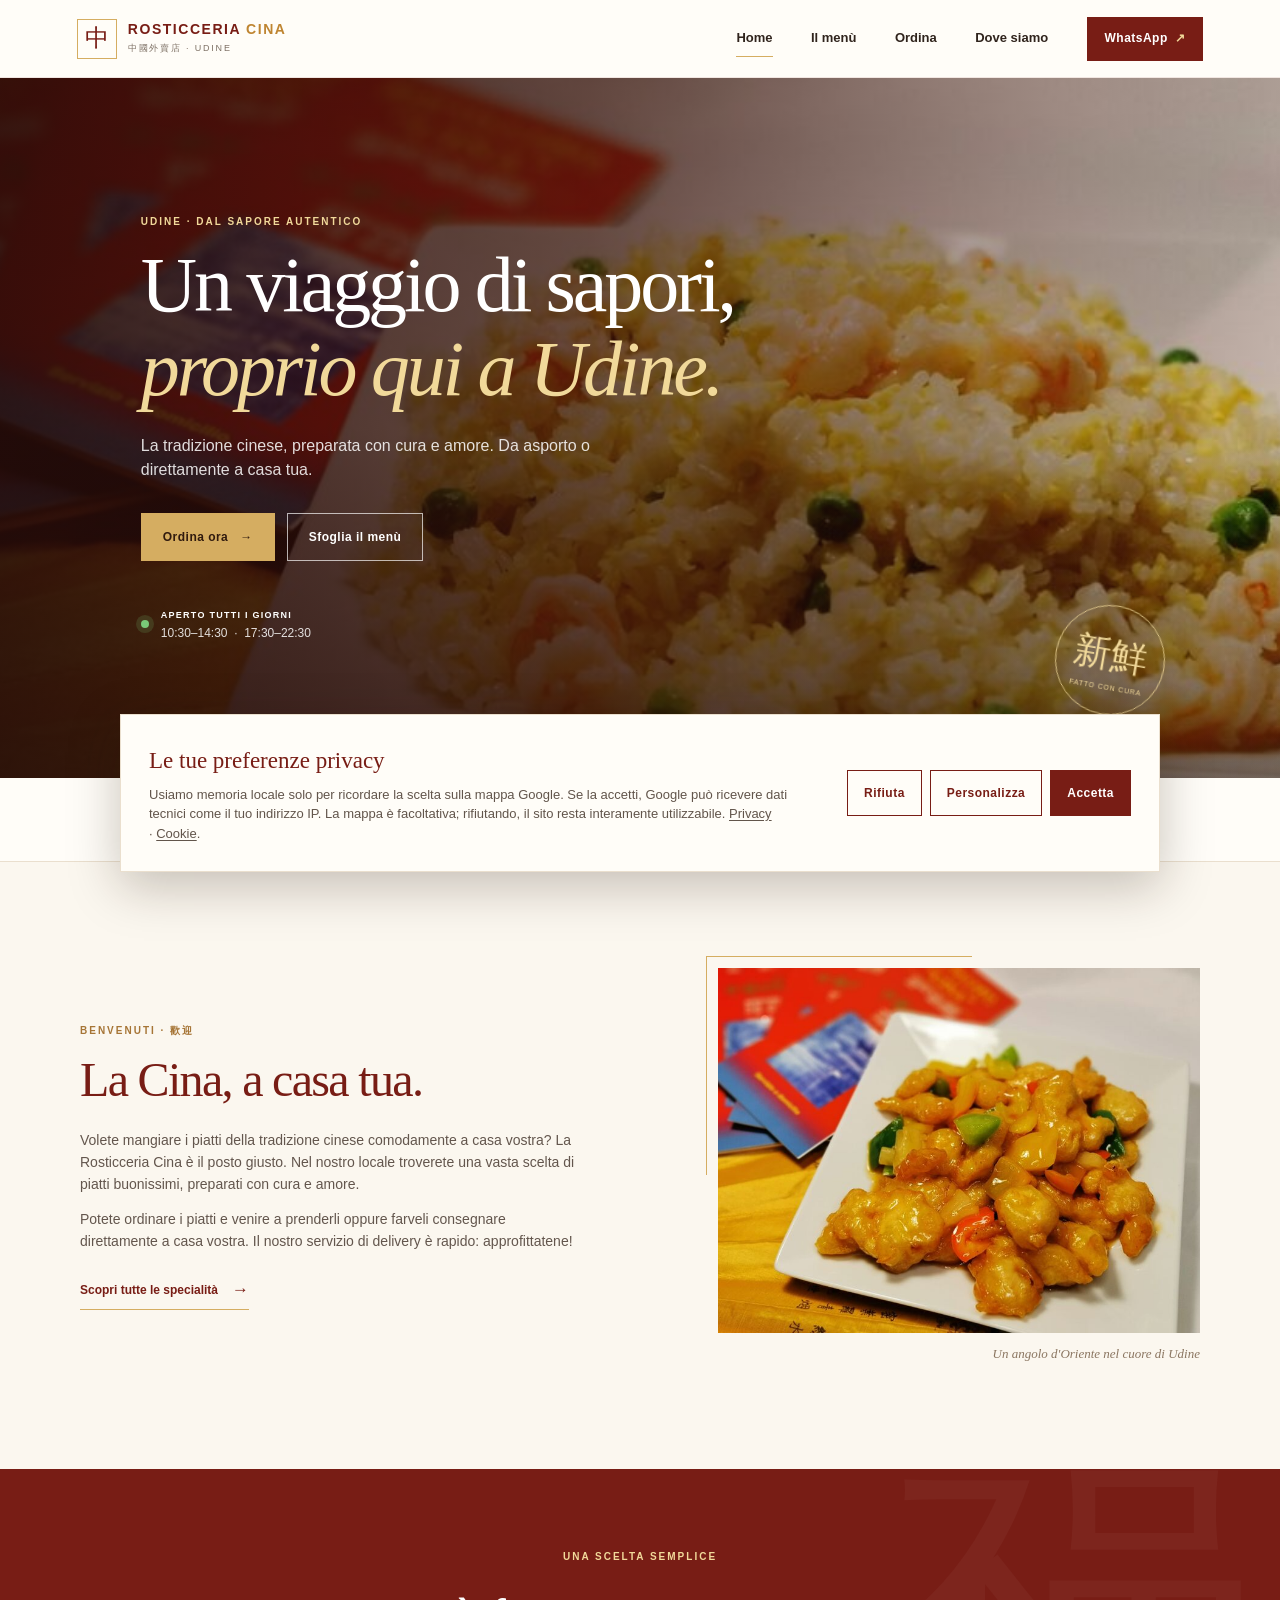
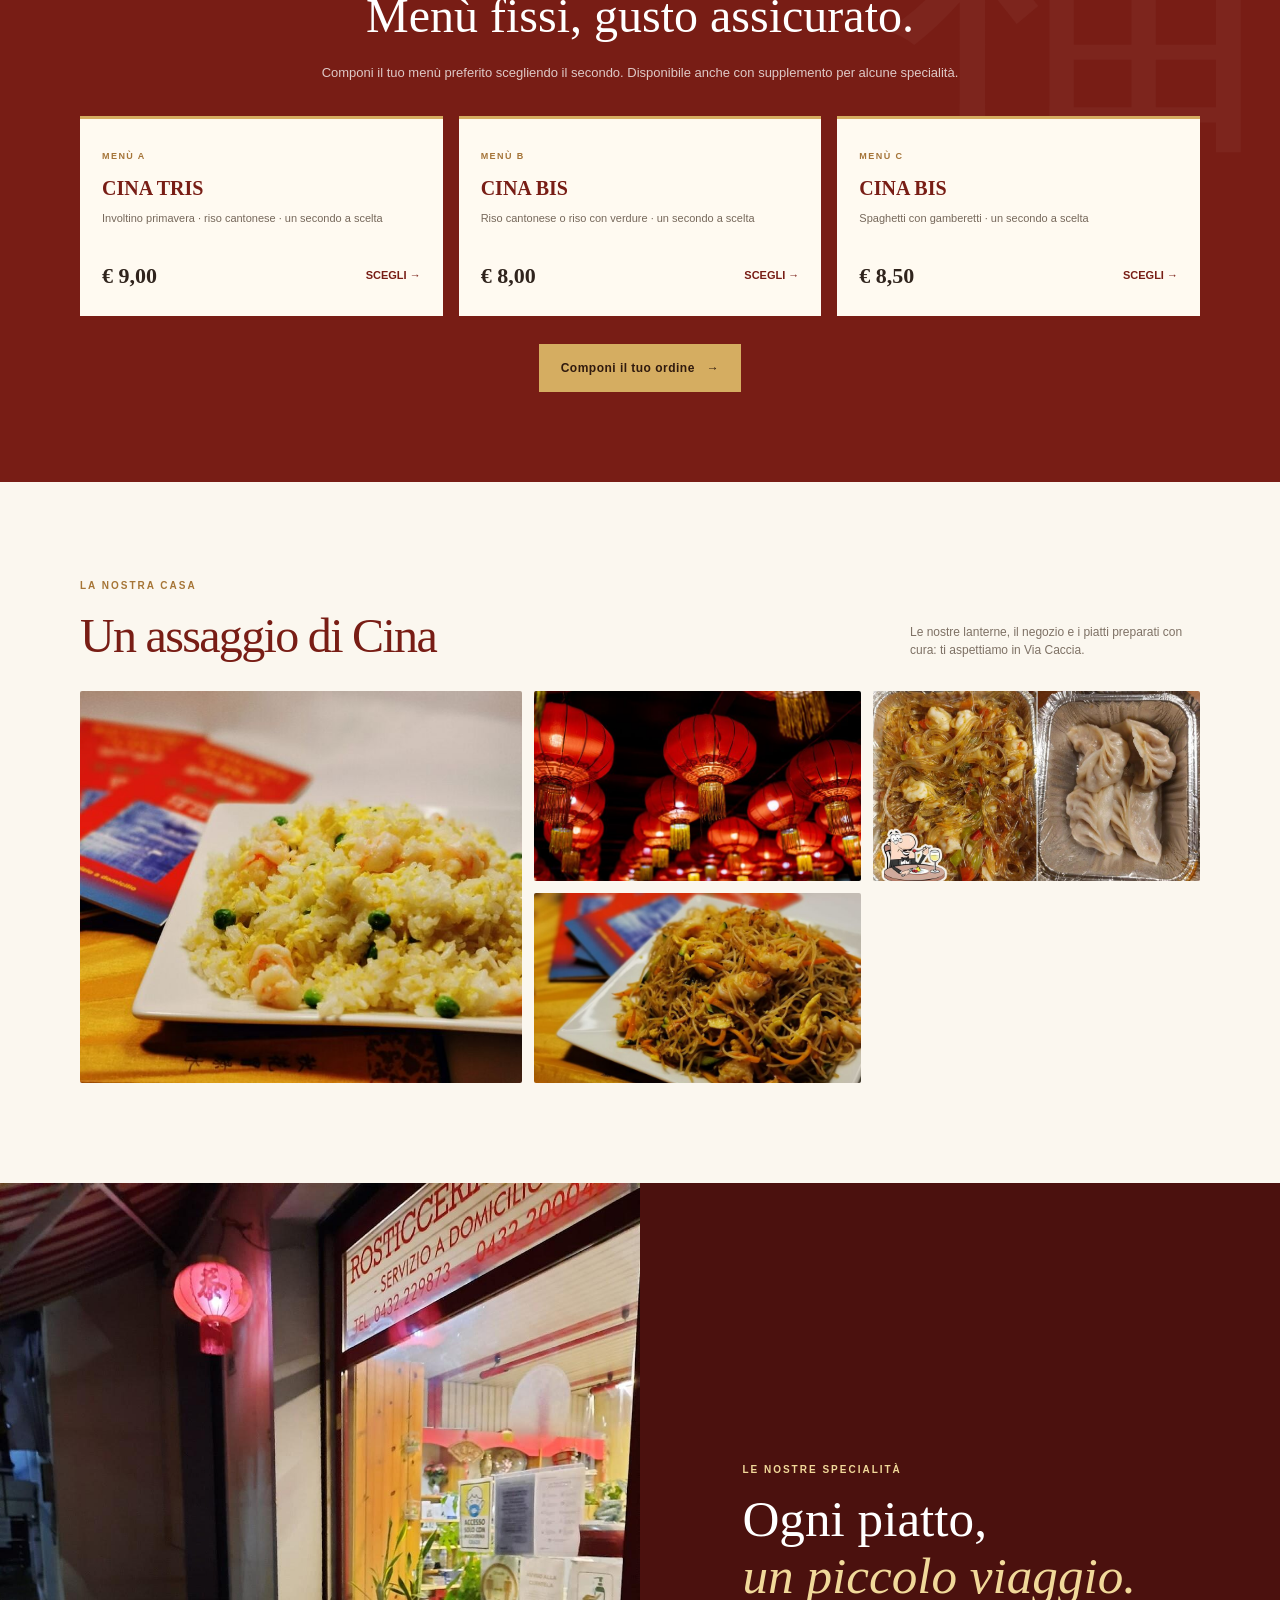
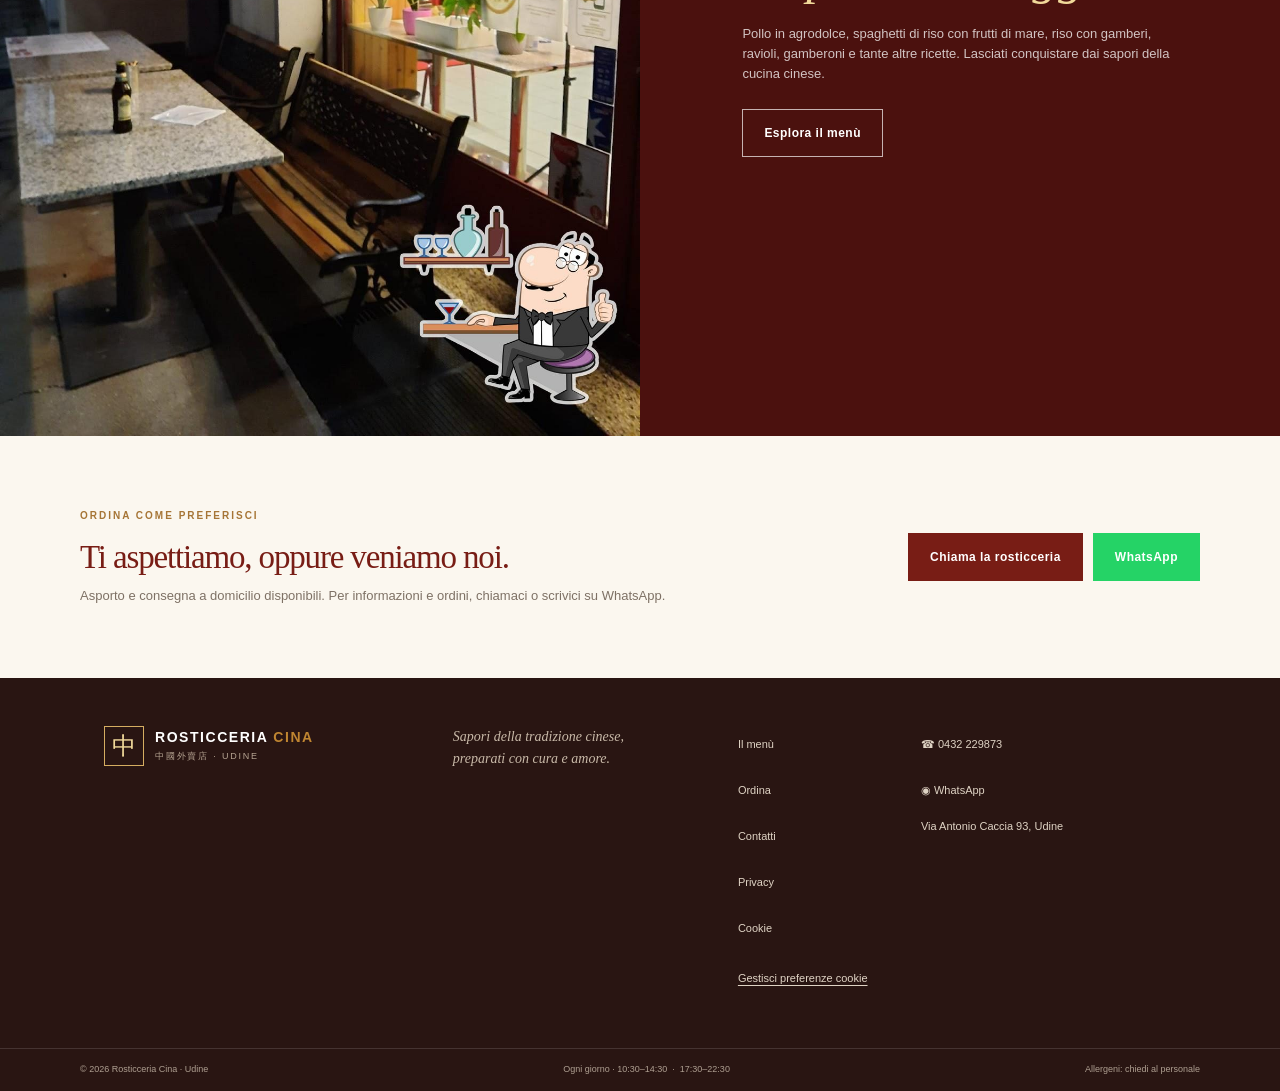
<file: index.html>
<!doctype html>
<html lang="it">
<head>
  <meta charset="utf-8">
  <meta name="viewport" content="width=device-width, initial-scale=1">
  <meta name="theme-color" content="#771d14">
  <meta name="description" content="Rosticceria Cina a Udine: cucina cinese, asporto e consegna a domicilio. Sfoglia il menù e invia il tuo ordine su WhatsApp.">
  <meta property="og:title" content="Rosticceria Cina · Udine">
  <meta property="og:description" content="Sapori cinesi, asporto e consegna in Via Caccia 93, Udine. Ordina comodamente su WhatsApp.">
  <meta property="og:type" content="restaurant">
  <title>Rosticceria Cina · Cucina cinese a Udine</title>
  <link rel="stylesheet" href="styles.css">
  <script type="application/ld+json">
  {"@context":"https://schema.org","@type":"Restaurant","name":"Rosticceria per asporto CINA","alternateName":"中國外賣店","servesCuisine":"Cucina cinese","telephone":"+390432229873","address":{"@type":"PostalAddress","streetAddress":"Via Antonio Caccia 93","addressLocality":"Udine","postalCode":"33100","addressCountry":"IT"},"openingHoursSpecification":[{"@type":"OpeningHoursSpecification","dayOfWeek":["Monday","Tuesday","Wednesday","Thursday","Friday","Saturday","Sunday"],"opens":"10:30","closes":"14:30"},{"@type":"OpeningHoursSpecification","dayOfWeek":["Monday","Tuesday","Wednesday","Thursday","Friday","Saturday","Sunday"],"opens":"17:30","closes":"22:30"}],"priceRange":"€","hasMenu":"./#menu"}
  </script>
</head>
<body>
  <a class="skip-link" href="#contenuto">Vai al contenuto</a>
  <header class="site-header">
    <a class="brand" href="#home" aria-label="Rosticceria Cina, home"><span class="brand-mark" aria-hidden="true">中</span><span><strong>ROSTICCERIA <em>CINA</em></strong><small>中國外賣店 · UDINE</small></span></a>
    <button class="nav-toggle" aria-label="Apri il menu" aria-expanded="false"><span></span><span></span><span></span></button>
    <nav class="main-nav" aria-label="Navigazione principale">
      <a href="#home" data-page="home">Home</a><a href="#menu" data-page="menu">Il menù</a><a href="#ordina" data-page="ordina">Ordina</a><a href="#contatti" data-page="contatti">Dove siamo</a>
      <a class="nav-wa" href="https://wa.me/393894742589" target="_blank" rel="noopener">WhatsApp <span aria-hidden="true">↗</span></a>
    </nav>
  </header>
  <main id="contenuto">
    <section class="page active" id="home" aria-labelledby="hero-title">
      <div class="hero">
        <div class="hero-image" role="img" aria-label="Lanterna rossa illuminata all'ingresso della Rosticceria Cina"></div><div class="hero-shade"></div>
        <div class="hero-content"><p class="eyebrow light">UDINE · DAL SAPORE AUTENTICO</p><h1 id="hero-title">Un viaggio di sapori,<br><i>proprio qui a Udine.</i></h1><p class="hero-intro">La tradizione cinese, preparata con cura e amore. Da asporto o direttamente a casa tua.</p><div class="hero-actions"><a class="button button-gold" href="#ordina">Ordina ora <span>→</span></a><a class="button button-outline" href="#menu">Sfoglia il menù</a></div><div class="hero-hours"><span class="open-dot"></span><span><b>APERTO TUTTI I GIORNI</b><br>10:30–14:30 &nbsp;·&nbsp; 17:30–22:30</span></div></div>
        <div class="hero-stamp" aria-hidden="true"><span>新鮮</span><small>FATTO CON CURA</small></div>
      </div>
      <div class="quick-contact"><a href="tel:+390432229873"><span class="quick-icon">☎</span><span>Chiama ora<strong>0432 229873</strong></span></a><a href="https://wa.me/393894742589" target="_blank" rel="noopener"><span class="quick-icon">◉</span><span>Scrivici su WhatsApp<strong>389 4742589</strong></span></a><a href="#contatti"><span class="quick-icon">⌖</span><span>Vieni a trovarci<strong>Via Caccia 93, Udine</strong></span></a></div>
      <section class="intro section-wrap"><div class="intro-copy"><p class="eyebrow">BENVENUTI · 歡迎</p><h2>La Cina, a casa tua.</h2><p>Volete mangiare i piatti della tradizione cinese comodamente a casa vostra? La Rosticceria Cina è il posto giusto. Nel nostro locale troverete una vasta scelta di piatti buonissimi, preparati con cura e amore.</p><p>Potete ordinare i piatti e venire a prenderli oppure farveli consegnare direttamente a casa vostra. Il nostro servizio di delivery è rapido: approfittatene!</p><a class="text-link" href="#menu">Scopri tutte le specialità <span>→</span></a></div><figure class="intro-photo"><img src="Rosticceria-Cina-IMG-20210819-WA0031-jpg.jpg" alt="Interno accogliente della Rosticceria Cina con bancone e vetrine" loading="lazy"><figcaption>Un angolo d'Oriente nel cuore di Udine</figcaption></figure></section>
      <section class="fixed-promo"><div class="section-wrap"><p class="eyebrow light">UNA SCELTA SEMPLICE</p><h2>Menù fissi, gusto assicurato.</h2><p>Componi il tuo menù preferito scegliendo il secondo. Disponibile anche con supplemento per alcune specialità.</p><div class="promo-cards" id="home-fixed-menus"></div><a class="button button-gold" href="#ordina">Componi il tuo ordine <span>→</span></a></div></section>
      <section class="gallery-section section-wrap"><div class="section-heading"><div><p class="eyebrow">LA NOSTRA CASA</p><h2>Un assaggio di Cina</h2></div><p>Le nostre lanterne, il negozio e i piatti preparati con cura: ti aspettiamo in Via Caccia.</p></div><div class="photo-grid"><figure class="photo-large"><img src="Rosticceria-Cina-IMG-20210819-WA0029-jpg.jpg" alt="Lanterna rossa accesa all'ingresso della Rosticceria Cina" loading="lazy"></figure><figure><img src="Rosticceria-Cina-EaII-501544344-iAyAeICoOEIOA-jpg.jpg" alt="Insegna della Rosticceria Cina nella sera di Udine" loading="lazy"></figure><figure><img src="c9b3-Rosticceria-Cina-Udine-food.jpg" alt="Spaghetti con gamberetti e verdure serviti su un piatto" loading="lazy"></figure><figure><img src="Rosticceria-Cina-IMG-20210819-WA0030-jpg.jpg" alt="Riso cantonese con gamberetti e verdure" loading="lazy"></figure></div></section>
      <section class="specialties"><img class="specialty-image" src="r38d-Rosticceria-Cina-design-2023-06.jpg" alt="Specialità cinese con gamberi e verdure" loading="lazy"><div class="specialty-copy"><p class="eyebrow light">LE NOSTRE SPECIALITÀ</p><h2>Ogni piatto,<br><i>un piccolo viaggio.</i></h2><p>Pollo in agrodolce, spaghetti di riso con frutti di mare, riso con gamberi, ravioli, gamberoni e tante altre ricette. Lasciati conquistare dai sapori della cucina cinese.</p><a class="button button-outline" href="#menu">Esplora il menù</a></div></section>
      <section class="visit-band section-wrap"><div><p class="eyebrow">ORDINA COME PREFERISCI</p><h2>Ti aspettiamo, oppure veniamo noi.</h2><p>Asporto e consegna a domicilio disponibili. Per informazioni e ordini, chiamaci o scrivici su WhatsApp.</p></div><div class="visit-actions"><a class="button button-red" href="tel:+390432229873">Chiama la rosticceria</a><a class="button button-whatsapp" href="https://wa.me/393894742589" target="_blank" rel="noopener">WhatsApp</a></div></section>
    </section>
    <section class="page" id="menu" aria-labelledby="menu-title"><div class="page-hero"><p class="eyebrow light">SAPORI PER OGNI GUSTO</p><h1 id="menu-title">Il nostro <i>menù</i></h1><p>Lasciati ispirare. Cerca il tuo piatto preferito o sfoglia le categorie.</p></div><div class="menu-shell"><div class="menu-sticky"><div class="menu-tabs" id="menu-tabs" role="tablist" aria-label="Categorie del menù"></div><label class="searchbox"><span aria-hidden="true">⌕</span><input type="search" id="menu-search" placeholder="Cerca un piatto…" aria-label="Cerca un piatto"><kbd>Ctrl/⌘ K</kbd></label><p class="menu-search-status" id="menu-search-status" aria-live="polite"></p></div><div class="menu-content" id="menu-content"></div><div class="legal-notes"><h2>Informazioni importanti</h2><ul><li>* I prodotti contrassegnati possono essere congelati e/o surgelati.</li><li>Dove è scritto “gamberetti” si intendono code di mazzancolle, appartenenti alla famiglia dei gamberetti.</li><li>I totani appartengono alla famiglia dei calamari.</li><li>Per informazioni su allergeni e ingredienti (crostacei, molluschi, soia, glutine, frutta a guscio, uova e altri), chiedere al personale prima di ordinare.</li></ul></div></div></section>
    <section class="page" id="ordina" aria-labelledby="order-title"><div class="page-hero order-hero"><p class="eyebrow light">IL TUO ORDINE, IN POCHI TOCCHI</p><h1 id="order-title">Ordina <i>qui</i></h1><p>Aggiungi i piatti al carrello e inviaci l'ordine su WhatsApp.</p></div><div class="order-layout"><div class="order-main"><div class="order-search"><label class="searchbox"><span aria-hidden="true">⌕</span><input type="search" id="order-search" placeholder="Cerca nel menù…" aria-label="Cerca piatto per ordinare"></label></div><div id="order-content"></div><div class="order-legal legal-notes"><h2>Informazioni importanti</h2><ul><li>* I prodotti contrassegnati possono essere congelati e/o surgelati.</li><li>Dove è scritto “gamberetti” si intendono code di mazzancolle, appartenenti alla famiglia dei gamberetti.</li><li>I totani appartengono alla famiglia dei calamari.</li><li>Per informazioni su allergeni e ingredienti, chiedere al personale.</li></ul></div></div><aside class="cart-panel" id="cart-panel" aria-label="Riepilogo ordine"><div class="cart-head"><div><p class="eyebrow">IL TUO ORDINE</p><h2>Riepilogo</h2></div><button class="cart-close" aria-label="Chiudi riepilogo">×</button></div><div class="cart-scroll" id="cart-items"><p class="cart-empty">Il carrello è ancora vuoto.<br><span>Aggiungi qualcosa di buono!</span></p></div><div class="cart-fields"><p class="order-privacy-note">Nome e note restano temporanei in questa scheda. Se apri WhatsApp, il messaggio precompilato (compresi gli eventuali dati inseriti) viene trasmesso a WhatsApp; invialo solo se lo desideri. Evita di inserire dati sensibili. <a href="privacy.html">Informativa privacy</a>.</p><label for="customer-name">Nome <span>(facoltativo)</span><input type="text" id="customer-name" autocomplete="name" placeholder="Come ti chiami?"></label><label for="customer-notes">Note <span>(facoltative)</span><textarea id="customer-notes" rows="2" placeholder="Es. senza glutammato, poco piccante…"></textarea></label></div><div class="cart-total"><span>Totale</span><strong id="cart-total">€ 0,00</strong></div><button class="button button-whatsapp send-order" id="send-order" disabled>◉ &nbsp; Invia ordine tramite WhatsApp</button><p class="cart-footnote">Si aprirà WhatsApp con il tuo ordine pronto da inviare.</p></aside></div><button class="mobile-cart-bar" id="mobile-cart-bar" aria-label="Apri il riepilogo dell'ordine"><span><strong id="mobile-items-count">0 articoli</strong><small>Apri riepilogo</small></span><b id="mobile-total">€ 0,00</b></button><div class="cart-overlay" id="cart-overlay"></div></section>
    <section class="page" id="contatti" aria-labelledby="contacts-title"><div class="page-hero"><p class="eyebrow light">DOVE TROVARCI</p><h1 id="contacts-title">Passa a <i>trovarci</i></h1><p>Siamo in Via Caccia 93, a Udine. Aperto tutti i giorni, a pranzo e a cena.</p></div><div class="contact-layout section-wrap"><div class="contact-info"><p class="eyebrow">ROSTICCERIA PER ASPORTO</p><h2>Rosticceria Cina</h2><p class="chinese-line">中國外賣店</p><div class="contact-detail"><span>⌖</span><div><b>Indirizzo</b><p>Via Antonio Caccia, 93<br>33100 Udine (UD), Italia</p></div></div><div class="contact-detail"><span>◷</span><div><b>Orari</b><p>Tutti i giorni<br>10:30–14:30 · 17:30–22:30</p></div></div><div class="contact-detail"><span>☎</span><div><b>Telefono</b><a href="tel:+390432229873">0432 229873</a></div></div><div class="contact-detail"><span>◉</span><div><b>WhatsApp</b><a href="https://wa.me/393894742589" target="_blank" rel="noopener">389 4742589</a></div></div><div class="contact-actions"><a class="button button-red" href="https://www.google.com/maps/dir/?api=1&destination=Via+Antonio+Caccia+93%2C+Udine%2C+Italy" target="_blank" rel="noopener">Indicazioni stradali ↗</a><a class="button button-outline-red" href="tel:+390432229873">Chiama</a></div></div><div class="map-frame map-consent" id="map-consent" aria-labelledby="map-title"><h2 id="map-title">Mappa interattiva</h2><p>La mappa è fornita da Google Maps. Se scegli di caricarla, Google riceverà dati tecnici come l’indirizzo IP e potrà impostare strumenti propri. Il caricamento è bloccato fino alla tua scelta. Consulta la <a href="privacy.html">Privacy Policy</a> e la <a href="cookie.html">Cookie Policy</a>.</p><div class="map-actions"><button class="button button-outline-red" id="load-map" type="button">Consenti e carica la mappa</button><button class="button button-outline-red" id="reject-map" type="button">Rifiuta e continua senza mappa</button><a class="button button-outline-red" href="https://www.google.com/maps/dir/?api=1&amp;destination=Via+Antonio+Caccia+93%2C+Udine%2C+Italy" target="_blank" rel="noopener noreferrer">Apri indicazioni su Google Maps</a></div></div></div><div class="service-strip"><div>♨ <span><b>Preparato con cura</b><small>Specialità cinesi</small></span></div><div>⌂ <span><b>Consegna a domicilio</b><small>Portiamo noi il gusto</small></span></div><div>✦ <span><b>Take away</b><small>Ordina e ritira</small></span></div></div></section>
  </main>
  <footer class="site-footer"><div class="footer-main"><a class="brand footer-brand" href="#home"><span class="brand-mark" aria-hidden="true">中</span><span><strong>ROSTICCERIA <em>CINA</em></strong><small>中國外賣店 · UDINE</small></span></a><p>Sapori della tradizione cinese,<br>preparati con cura e amore.</p><div class="footer-links"><a href="#menu">Il menù</a><a href="#ordina">Ordina</a><a href="#contatti">Contatti</a><a href="privacy.html">Privacy</a><a href="cookie.html">Cookie</a><button class="footer-preferences" id="manage-privacy" type="button">Gestisci preferenze cookie</button></div><div class="footer-contact"><a href="tel:+390432229873">☎ 0432 229873</a><a href="https://wa.me/393894742589" target="_blank" rel="noopener">◉ WhatsApp</a><span>Via Antonio Caccia 93, Udine</span></div></div><div class="footer-bottom"><span>© <span id="year"></span> Rosticceria Cina · Udine</span><span>Ogni giorno · 10:30–14:30 &nbsp;·&nbsp; 17:30–22:30</span><span>Allergeni: chiedi al personale</span></div></footer>
  <section class="consent-banner" id="consent-banner" aria-labelledby="consent-banner-title" hidden>
    <div class="consent-banner-copy">
      <h2 id="consent-banner-title">Le tue preferenze privacy</h2>
      <p>Usiamo memoria locale solo per ricordare la scelta sulla mappa Google. Se la accetti, Google può ricevere dati tecnici come il tuo indirizzo IP. La mappa è facoltativa; rifiutando, il sito resta interamente utilizzabile. <a href="privacy.html">Privacy</a> · <a href="cookie.html">Cookie</a>.</p>
    </div>
    <div class="consent-banner-actions" aria-label="Scelta preferenze cookie">
      <button class="button button-outline-red" id="reject-optional-cookies" type="button">Rifiuta</button>
      <button class="button button-outline-red" id="customize-cookies" type="button">Personalizza</button>
      <button class="button button-red" id="accept-all-cookies" type="button">Accetta</button>
    </div>
  </section>
  <dialog class="privacy-dialog" id="privacy-preferences" aria-labelledby="privacy-dialog-title">
    <form id="privacy-preferences-form" method="dialog">
      <h2 id="privacy-dialog-title">Preferenze privacy</h2>
      <p>Il sito utilizza solo memoria locale per ricordare questa preferenza. Puoi consentire il caricamento della mappa Google oppure rifiutare: il resto del sito resta disponibile. Puoi modificare o revocare la scelta in qualsiasi momento. <a href="cookie.html">Dettagli nella Cookie Policy</a>.</p>
      <label class="consent-option"><input type="checkbox" id="consent-google-maps"> Consenti il caricamento della mappa Google (facoltativo)</label>
      <div class="map-actions"><button class="button button-red" type="submit">Salva preferenze</button><button class="button button-outline-red" id="revoke-google-maps" type="button">Rifiuta e revoca il consenso</button><button class="button button-outline-red" id="close-privacy-dialog" type="button">Chiudi</button></div>
    </form>
  </dialog>
  <script src="menu-fallback-inline.js" defer></script>
  <script src="app.js" defer></script>
</body></html>
</file>
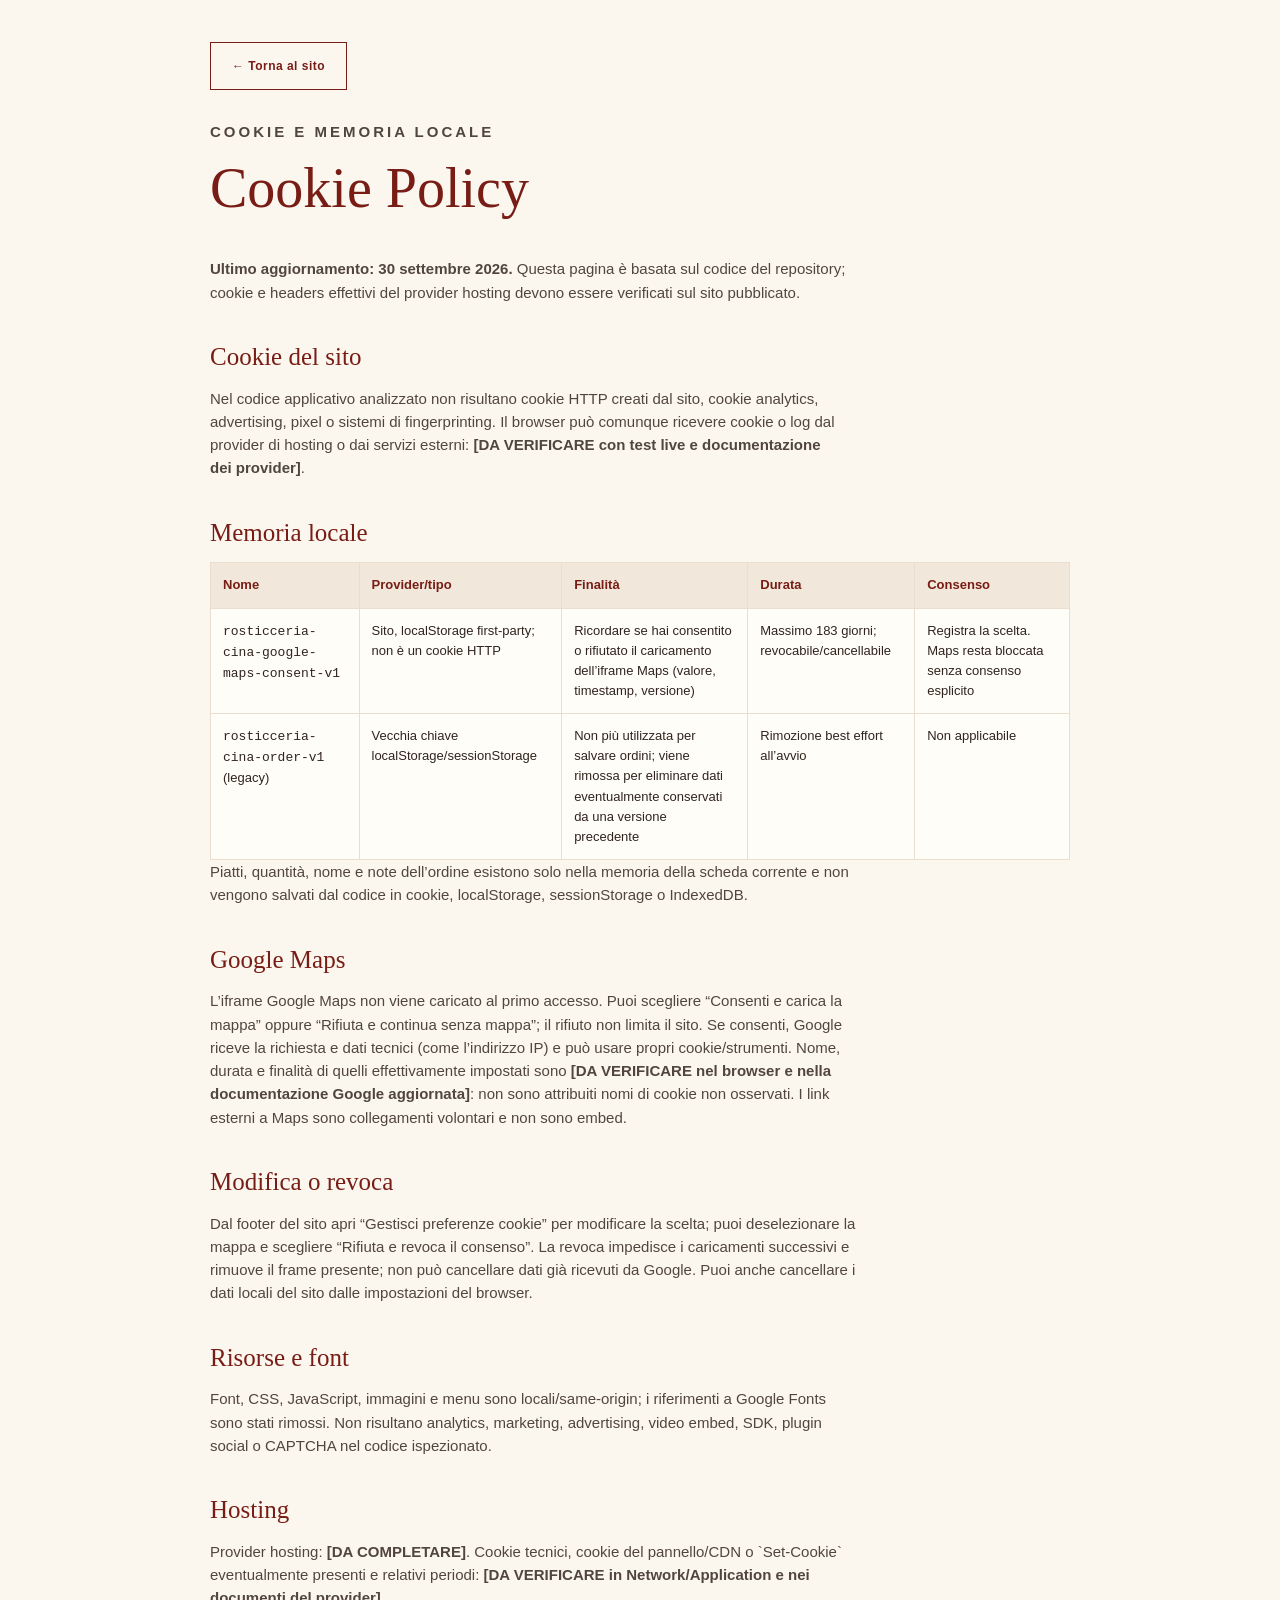
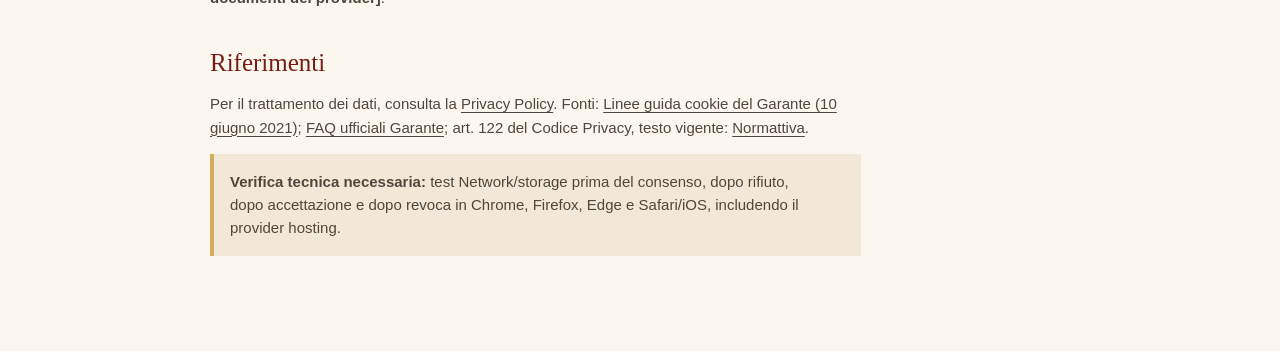
<file: cookie.html>
<!doctype html>
<html lang="it">
<head>
  <meta charset="utf-8">
  <meta name="viewport" content="width=device-width, initial-scale=1">
  <meta name="robots" content="index,follow">
  <meta name="description" content="Cookie e strumenti di memorizzazione usati dal sito Rosticceria Cina.">
  <title>Cookie Policy · Rosticceria Cina</title>
  <link rel="stylesheet" href="styles.css">
</head>
<body>
  <main class="legal-page">
    <a class="button button-outline-red" href="index.html">← Torna al sito</a>
    <p class="eyebrow">COOKIE E MEMORIA LOCALE</p>
    <h1>Cookie Policy</h1>
    <p><strong>Ultimo aggiornamento: 30 settembre 2026.</strong> Questa pagina è basata sul codice del repository; cookie e headers effettivi del provider hosting devono essere verificati sul sito pubblicato.</p>
    <h2>Cookie del sito</h2>
    <p>Nel codice applicativo analizzato non risultano cookie HTTP creati dal sito, cookie analytics, advertising, pixel o sistemi di fingerprinting. Il browser può comunque ricevere cookie o log dal provider di hosting o dai servizi esterni: <strong>[DA VERIFICARE con test live e documentazione dei provider]</strong>.</p>
    <h2>Memoria locale</h2>
    <table><thead><tr><th>Nome</th><th>Provider/tipo</th><th>Finalità</th><th>Durata</th><th>Consenso</th></tr></thead><tbody>
      <tr><td><code>rosticceria-cina-google-maps-consent-v1</code></td><td>Sito, localStorage first-party; non è un cookie HTTP</td><td>Ricordare se hai consentito o rifiutato il caricamento dell’iframe Maps (valore, timestamp, versione)</td><td>Massimo 183 giorni; revocabile/cancellabile</td><td>Registra la scelta. Maps resta bloccata senza consenso esplicito</td></tr>
      <tr><td><code>rosticceria-cina-order-v1</code> (legacy)</td><td>Vecchia chiave localStorage/sessionStorage</td><td>Non più utilizzata per salvare ordini; viene rimossa per eliminare dati eventualmente conservati da una versione precedente</td><td>Rimozione best effort all’avvio</td><td>Non applicabile</td></tr>
    </tbody></table>
    <p>Piatti, quantità, nome e note dell’ordine esistono solo nella memoria della scheda corrente e non vengono salvati dal codice in cookie, localStorage, sessionStorage o IndexedDB.</p>
    <h2>Google Maps</h2>
    <p>L’iframe Google Maps non viene caricato al primo accesso. Puoi scegliere “Consenti e carica la mappa” oppure “Rifiuta e continua senza mappa”; il rifiuto non limita il sito. Se consenti, Google riceve la richiesta e dati tecnici (come l’indirizzo IP) e può usare propri cookie/strumenti. Nome, durata e finalità di quelli effettivamente impostati sono <strong>[DA VERIFICARE nel browser e nella documentazione Google aggiornata]</strong>: non sono attribuiti nomi di cookie non osservati. I link esterni a Maps sono collegamenti volontari e non sono embed.
    </p>
    <h2>Modifica o revoca</h2>
    <p>Dal footer del sito apri “Gestisci preferenze cookie” per modificare la scelta; puoi deselezionare la mappa e scegliere “Rifiuta e revoca il consenso”. La revoca impedisce i caricamenti successivi e rimuove il frame presente; non può cancellare dati già ricevuti da Google. Puoi anche cancellare i dati locali del sito dalle impostazioni del browser.</p>
    <h2>Risorse e font</h2>
    <p>Font, CSS, JavaScript, immagini e menu sono locali/same-origin; i riferimenti a Google Fonts sono stati rimossi. Non risultano analytics, marketing, advertising, video embed, SDK, plugin social o CAPTCHA nel codice ispezionato.</p>
    <h2>Hosting</h2>
    <p>Provider hosting: <strong>[DA COMPLETARE]</strong>. Cookie tecnici, cookie del pannello/CDN o `Set-Cookie` eventualmente presenti e relativi periodi: <strong>[DA VERIFICARE in Network/Application e nei documenti del provider]</strong>.</p>
    <h2>Riferimenti</h2>
    <p>Per il trattamento dei dati, consulta la <a href="privacy.html">Privacy Policy</a>. Fonti: <a href="https://www.garanteprivacy.it/home/docweb/-/docweb-display/docweb/9677876" target="_blank" rel="noopener noreferrer">Linee guida cookie del Garante (10 giugno 2021)</a>; <a href="https://www.garanteprivacy.it/faq/Cookie" target="_blank" rel="noopener noreferrer">FAQ ufficiali Garante</a>; art. 122 del Codice Privacy, testo vigente: <a href="https://www.normattiva.it/uri-res/N2Ls?urn:nir:stato:decreto.legislativo:2003-06-30;196" target="_blank" rel="noopener noreferrer">Normattiva</a>.</p>
    <p class="legal-warning"><strong>Verifica tecnica necessaria:</strong> test Network/storage prima del consenso, dopo rifiuto, dopo accettazione e dopo revoca in Chrome, Firefox, Edge e Safari/iOS, includendo il provider hosting.</p>
  </main>
</body>
</html>
</file>
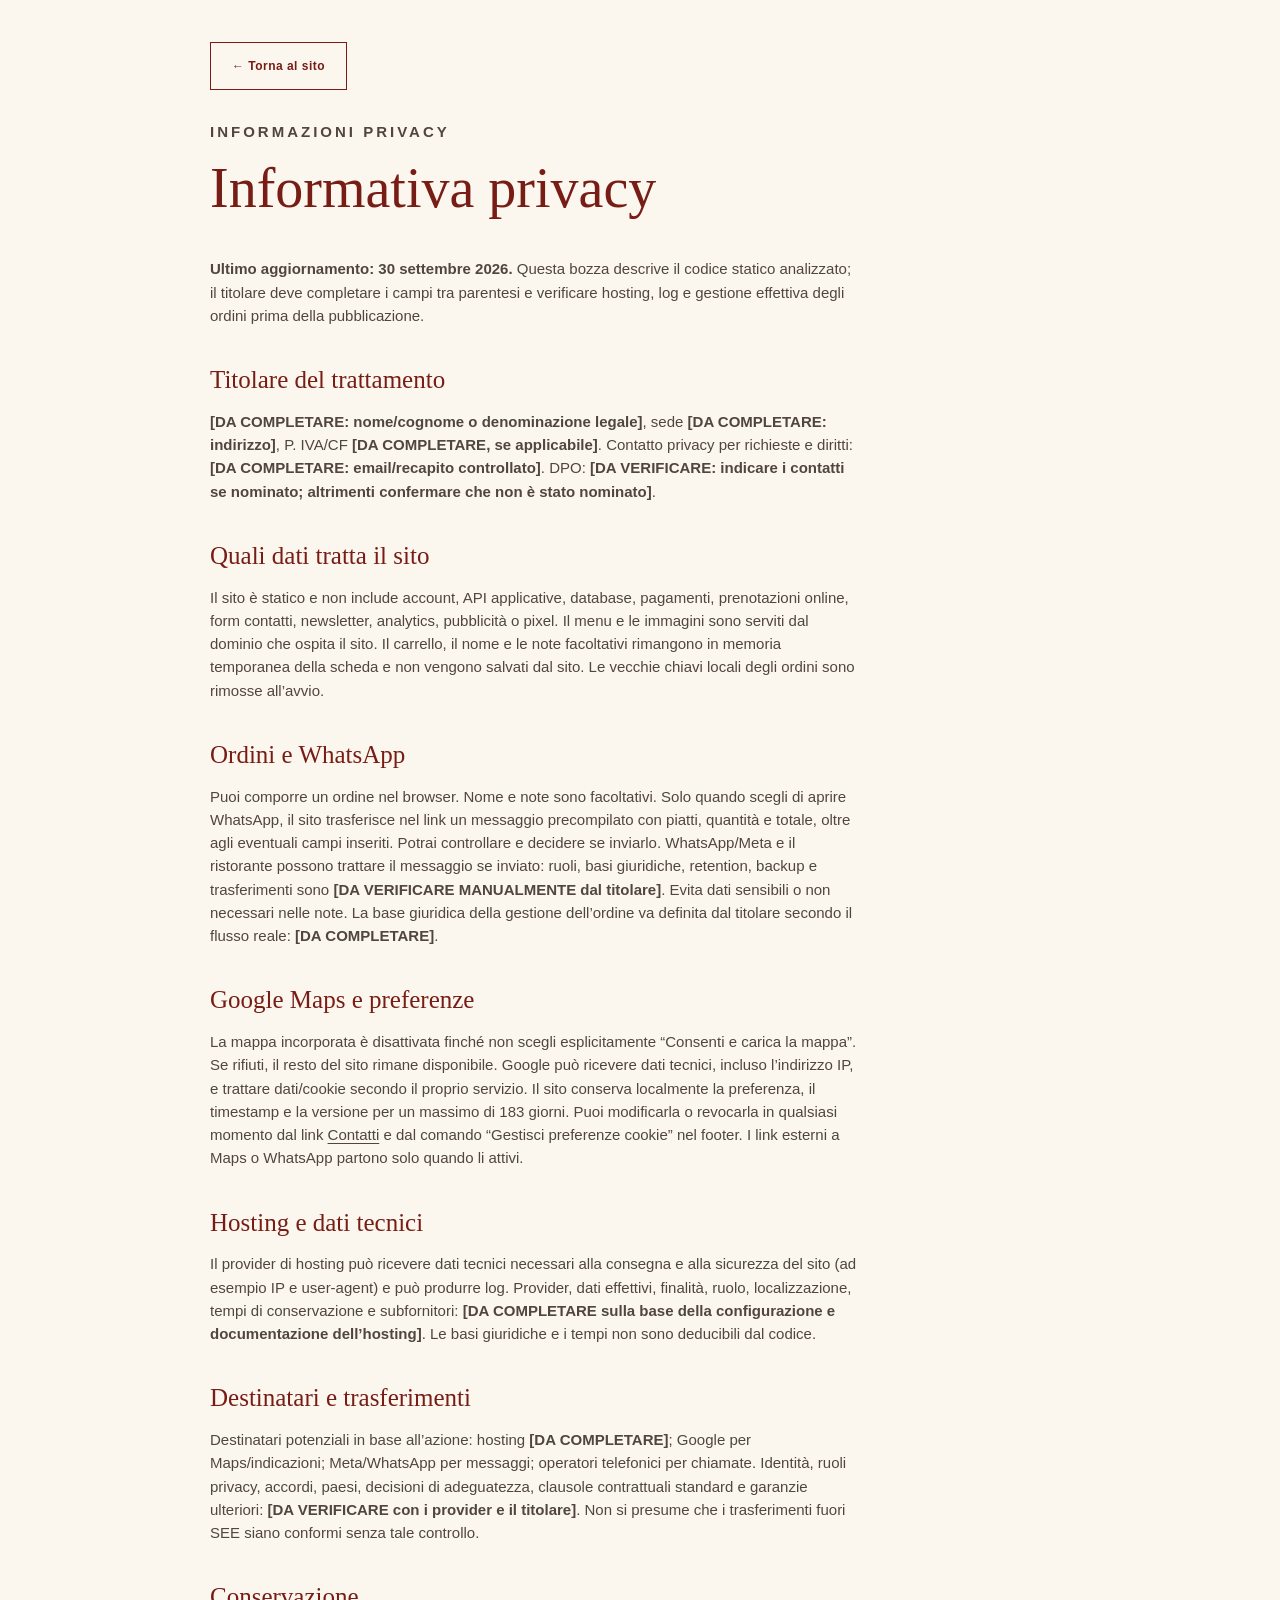
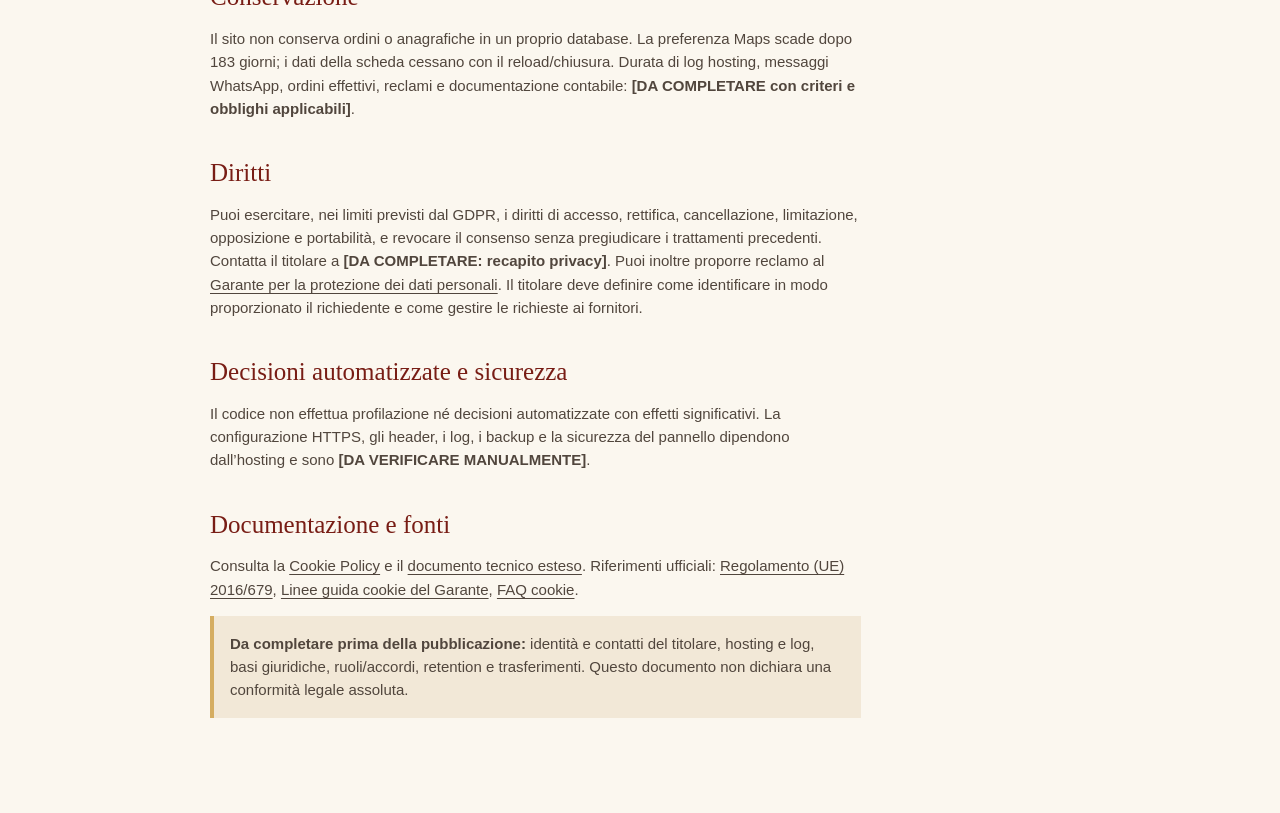
<file: privacy.html>
<!doctype html>
<html lang="it">
<head>
  <meta charset="utf-8">
  <meta name="viewport" content="width=device-width, initial-scale=1">
  <meta name="robots" content="index,follow">
  <meta name="description" content="Informativa privacy del sito Rosticceria Cina, Udine.">
  <title>Privacy Policy · Rosticceria Cina</title>
  <link rel="stylesheet" href="styles.css">
</head>
<body>
  <main class="legal-page">
    <a class="button button-outline-red" href="index.html">← Torna al sito</a>
    <p class="eyebrow">INFORMAZIONI PRIVACY</p>
    <h1>Informativa privacy</h1>
    <p><strong>Ultimo aggiornamento: 30 settembre 2026.</strong> Questa bozza descrive il codice statico analizzato; il titolare deve completare i campi tra parentesi e verificare hosting, log e gestione effettiva degli ordini prima della pubblicazione.</p>
    <h2>Titolare del trattamento</h2>
    <p><strong>[DA COMPLETARE: nome/cognome o denominazione legale]</strong>, sede <strong>[DA COMPLETARE: indirizzo]</strong>, P. IVA/CF <strong>[DA COMPLETARE, se applicabile]</strong>. Contatto privacy per richieste e diritti: <strong>[DA COMPLETARE: email/recapito controllato]</strong>. DPO: <strong>[DA VERIFICARE: indicare i contatti se nominato; altrimenti confermare che non è stato nominato]</strong>.</p>
    <h2>Quali dati tratta il sito</h2>
    <p>Il sito è statico e non include account, API applicative, database, pagamenti, prenotazioni online, form contatti, newsletter, analytics, pubblicità o pixel. Il menu e le immagini sono serviti dal dominio che ospita il sito. Il carrello, il nome e le note facoltativi rimangono in memoria temporanea della scheda e non vengono salvati dal sito. Le vecchie chiavi locali degli ordini sono rimosse all’avvio.</p>
    <h2>Ordini e WhatsApp</h2>
    <p>Puoi comporre un ordine nel browser. Nome e note sono facoltativi. Solo quando scegli di aprire WhatsApp, il sito trasferisce nel link un messaggio precompilato con piatti, quantità e totale, oltre agli eventuali campi inseriti. Potrai controllare e decidere se inviarlo. WhatsApp/Meta e il ristorante possono trattare il messaggio se inviato: ruoli, basi giuridiche, retention, backup e trasferimenti sono <strong>[DA VERIFICARE MANUALMENTE dal titolare]</strong>. Evita dati sensibili o non necessari nelle note. La base giuridica della gestione dell’ordine va definita dal titolare secondo il flusso reale: <strong>[DA COMPLETARE]</strong>.</p>
    <h2>Google Maps e preferenze</h2>
    <p>La mappa incorporata è disattivata finché non scegli esplicitamente “Consenti e carica la mappa”. Se rifiuti, il resto del sito rimane disponibile. Google può ricevere dati tecnici, incluso l’indirizzo IP, e trattare dati/cookie secondo il proprio servizio. Il sito conserva localmente la preferenza, il timestamp e la versione per un massimo di 183 giorni. Puoi modificarla o revocarla in qualsiasi momento dal link <a href="index.html#contatti">Contatti</a> e dal comando “Gestisci preferenze cookie” nel footer. I link esterni a Maps o WhatsApp partono solo quando li attivi.</p>
    <h2>Hosting e dati tecnici</h2>
    <p>Il provider di hosting può ricevere dati tecnici necessari alla consegna e alla sicurezza del sito (ad esempio IP e user-agent) e può produrre log. Provider, dati effettivi, finalità, ruolo, localizzazione, tempi di conservazione e subfornitori: <strong>[DA COMPLETARE sulla base della configurazione e documentazione dell’hosting]</strong>. Le basi giuridiche e i tempi non sono deducibili dal codice.</p>
    <h2>Destinatari e trasferimenti</h2>
    <p>Destinatari potenziali in base all’azione: hosting <strong>[DA COMPLETARE]</strong>; Google per Maps/indicazioni; Meta/WhatsApp per messaggi; operatori telefonici per chiamate. Identità, ruoli privacy, accordi, paesi, decisioni di adeguatezza, clausole contrattuali standard e garanzie ulteriori: <strong>[DA VERIFICARE con i provider e il titolare]</strong>. Non si presume che i trasferimenti fuori SEE siano conformi senza tale controllo.</p>
    <h2>Conservazione</h2>
    <p>Il sito non conserva ordini o anagrafiche in un proprio database. La preferenza Maps scade dopo 183 giorni; i dati della scheda cessano con il reload/chiusura. Durata di log hosting, messaggi WhatsApp, ordini effettivi, reclami e documentazione contabile: <strong>[DA COMPLETARE con criteri e obblighi applicabili]</strong>.</p>
    <h2>Diritti</h2>
    <p>Puoi esercitare, nei limiti previsti dal GDPR, i diritti di accesso, rettifica, cancellazione, limitazione, opposizione e portabilità, e revocare il consenso senza pregiudicare i trattamenti precedenti. Contatta il titolare a <strong>[DA COMPLETARE: recapito privacy]</strong>. Puoi inoltre proporre reclamo al <a href="https://www.garanteprivacy.it/" target="_blank" rel="noopener noreferrer">Garante per la protezione dei dati personali</a>. Il titolare deve definire come identificare in modo proporzionato il richiedente e come gestire le richieste ai fornitori.</p>
    <h2>Decisioni automatizzate e sicurezza</h2>
    <p>Il codice non effettua profilazione né decisioni automatizzate con effetti significativi. La configurazione HTTPS, gli header, i log, i backup e la sicurezza del pannello dipendono dall’hosting e sono <strong>[DA VERIFICARE MANUALMENTE]</strong>.</p>
    <h2>Documentazione e fonti</h2>
    <p>Consulta la <a href="cookie.html">Cookie Policy</a> e il <a href="PRIVACY_POLICY.md">documento tecnico esteso</a>. Riferimenti ufficiali: <a href="https://eur-lex.europa.eu/eli/reg/2016/679/oj" target="_blank" rel="noopener noreferrer">Regolamento (UE) 2016/679</a>, <a href="https://www.garanteprivacy.it/home/docweb/-/docweb-display/docweb/9677876" target="_blank" rel="noopener noreferrer">Linee guida cookie del Garante</a>, <a href="https://www.garanteprivacy.it/faq/Cookie" target="_blank" rel="noopener noreferrer">FAQ cookie</a>.</p>
    <p class="legal-warning"><strong>Da completare prima della pubblicazione:</strong> identità e contatti del titolare, hosting e log, basi giuridiche, ruoli/accordi, retention e trasferimenti. Questo documento non dichiara una conformità legale assoluta.</p>
  </main>
</body>
</html>
</file>
<file: styles.css>
:root{--red:#781d15;--red-dark:#4b110e;--red-bright:#a32c20;--gold:#d5ad61;--gold-light:#f1d99a;--cream:#fbf7ef;--paper:#fffdf8;--ink:#30241d;--muted:#7e7165;--line:#eadfce;--green:#25d366;--serif:'Playfair Display',Georgia,serif;--sans:'DM Sans',Arial,sans-serif;--header:78px}*{box-sizing:border-box}html{scroll-behavior:smooth;scroll-padding-top:calc(var(--header) + 16px)}body{margin:0;background:var(--cream);color:var(--ink);font-family:var(--sans);font-size:16px;line-height:1.55;-webkit-font-smoothing:antialiased}h1,h2,h3{ text-wrap:balance;overflow-wrap:break-word}p{ text-wrap:pretty;overflow-wrap:break-word}a{color:inherit;text-decoration:none}button,input,textarea{font:inherit}button{cursor:pointer}img{display:block;max-width:100%}.skip-link{position:absolute;left:-9999px;top:8px;background:#fff;padding:12px;z-index:1000}.skip-link:focus{left:8px}.site-header{position:sticky;z-index:30;top:0;height:var(--header);display:flex;align-items:center;justify-content:space-between;padding:0 clamp(20px,6vw,92px);background:rgba(255,253,248,.97);border-bottom:1px solid rgba(120,29,21,.1);backdrop-filter:blur(14px)}.brand{display:inline-flex;align-items:center;gap:11px}.brand-mark{width:40px;height:40px;border:1px solid var(--gold);color:var(--red);display:grid;place-items:center;font-family:'Noto Serif SC',serif;font-size:24px}.brand strong{display:block;font-size:14px;letter-spacing:.11em;line-height:1.25;color:var(--red)}.brand strong em{font-style:normal;color:#bf8531}.brand small{display:block;font-size:9px;letter-spacing:.2em;color:var(--muted);margin-top:3px}.main-nav{display:flex;gap:clamp(18px,3vw,42px);align-items:center;font-size:13px;font-weight:600}.main-nav>a:not(.nav-wa){padding:10px 0;position:relative}.main-nav>a:not(.nav-wa):after{content:'';height:1px;background:var(--gold);position:absolute;bottom:4px;left:0;width:0;transition:width .2s}.main-nav>a:hover:after,.main-nav>a.active:after{width:100%}.nav-wa{padding:11px 18px;background:var(--red);color:white;font-size:12px;letter-spacing:.04em}.nav-wa span{color:var(--gold-light);padding-left:7px}.nav-toggle{display:none;border:0;background:transparent;padding:8px}.nav-toggle span{width:24px;height:2px;background:var(--red);display:block;margin:5px}.page{display:none;min-height:70vh}.page.active{display:block;animation:reveal .35s ease}@keyframes reveal{from{opacity:.4;transform:translateY(6px)}to{opacity:1;transform:translateY(0)}}.hero{height:min(700px,calc(100vh - var(--header)));min-height:570px;position:relative;color:white;display:flex;align-items:center;overflow:hidden;background:var(--red-dark)}.hero-image,.hero-shade{position:absolute;inset:0}.hero-image{background-image:url('photo/unnamed%20(2).jpg');background-size:cover;background-position:center 45%;transform:scale(1.015)}.hero-shade{background:linear-gradient(90deg,rgba(37,12,9,.9),rgba(47,13,8,.68) 46%,rgba(48,17,12,.12)),linear-gradient(0deg,rgba(20,9,5,.48),transparent 50%)}.hero-content{position:relative;z-index:1;width:min(720px,75vw);margin-left:clamp(24px,11vw,170px);padding:60px 0}.eyebrow{margin:0 0 14px;color:#a67536;font-size:10px;font-weight:700;letter-spacing:.2em}.eyebrow.light{color:var(--gold-light)}h1,h2,h3,p{margin-top:0}.hero h1,.page-hero h1{font-family:var(--serif);font-size:clamp(43px,6.5vw,78px);font-weight:500;letter-spacing:-.04em;line-height:1.08;margin:0 0 22px}.hero h1 i,.page-hero h1 i,.specialty-copy h2 i{color:var(--gold-light);font-weight:500}.hero-intro{color:rgba(255,255,255,.85);max-width:460px;font-size:16px}.hero-actions{display:flex;gap:12px;margin-top:30px}.button{min-height:48px;padding:13px 21px;display:inline-flex;align-items:center;justify-content:center;gap:12px;border:1px solid transparent;font-size:12px;font-weight:700;letter-spacing:.04em;transition:transform .2s,background .2s,color .2s}.button:hover{transform:translateY(-2px)}.button-gold{background:var(--gold);color:#301a0e}.button-gold:hover{background:var(--gold-light)}.button-outline{border-color:rgba(255,255,255,.68);color:white}.button-outline:hover{background:white;color:var(--red)}.button-red{background:var(--red);color:white}.button-outline-red{border-color:var(--red);color:var(--red)}.button-whatsapp{background:var(--green);color:white;border-color:var(--green)}.button-whatsapp:hover{background:#1fbd5b}.hero-hours{display:flex;align-items:center;gap:12px;margin-top:44px;font-size:12px;color:rgba(255,255,255,.85)}.hero-hours b{font-size:9px;letter-spacing:.14em;color:white}.open-dot{width:8px;height:8px;border-radius:50%;background:#79ca78;box-shadow:0 0 0 5px rgba(121,202,120,.17)}.hero-stamp{position:absolute;right:9%;bottom:9%;width:110px;height:110px;border:1px solid rgba(241,217,154,.8);border-radius:50%;display:flex;flex-direction:column;align-items:center;justify-content:center;color:var(--gold-light);transform:rotate(10deg)}.hero-stamp span{font-family:'Noto Serif SC',serif;font-size:37px}.hero-stamp small{font-size:7px;letter-spacing:.12em}.quick-contact{display:grid;grid-template-columns:repeat(3,1fr);padding:0 clamp(25px,10vw,145px);background:var(--paper);border-bottom:1px solid var(--line)}.quick-contact>a{display:flex;align-items:center;gap:15px;padding:22px 12px;border-right:1px solid var(--line);font-size:11px;color:var(--muted)}.quick-contact>a:first-child{border-left:1px solid var(--line)}.quick-contact strong{display:block;color:var(--ink);font-size:13px;margin-top:2px}.quick-icon{font-family:var(--serif);font-size:22px;color:#b3833e}.section-wrap{width:min(1120px,calc(100% - 48px));margin-inline:auto}.intro{padding-top:106px;padding-bottom:105px;display:grid;grid-template-columns:1fr .9fr;gap:clamp(38px,8vw,110px);align-items:center}.intro h2,.section-heading h2,.visit-band h2,.contact-info h2{font-family:var(--serif);font-weight:500;font-size:clamp(32px,4vw,48px);line-height:1.17;letter-spacing:-.035em;color:var(--red);margin:0 0 22px}.intro-copy p:not(.eyebrow){color:#63564d;font-size:14px;max-width:500px}.text-link{display:inline-flex;gap:14px;align-items:center;margin-top:10px;color:var(--red);font-size:12px;font-weight:700;border-bottom:1px solid var(--gold);padding-bottom:6px}.text-link span{font-size:17px}.intro-photo{margin:0;position:relative}.intro-photo:before{content:'';position:absolute;z-index:0;top:-12px;left:-12px;width:55%;height:55%;border-top:1px solid var(--gold);border-left:1px solid var(--gold)}.intro-photo img{position:relative;z-index:1;width:100%;height:365px;object-fit:cover}.intro-photo figcaption{font-family:var(--serif);font-style:italic;color:#8b7661;font-size:13px;text-align:right;margin-top:11px}.fixed-promo{padding:80px 0 90px;text-align:center;background:var(--red);color:white;position:relative;overflow:hidden}.fixed-promo:before{content:'福';font-family:'Noto Serif SC',serif;position:absolute;right:1%;top:-80px;font-size:380px;line-height:1;color:rgba(255,255,255,.035)}.fixed-promo h2,.gallery-section h2{font-family:var(--serif);font-weight:500;font-size:clamp(34px,4vw,48px);margin:0 0 10px}.fixed-promo>div>p:not(.eyebrow){color:rgba(255,255,255,.76);font-size:13px}.promo-cards{display:grid;grid-template-columns:repeat(3,1fr);gap:16px;margin:33px 0 28px;text-align:left;position:relative}.promo-card{background:#fffaf1;color:var(--ink);padding:23px 22px;border-top:3px solid var(--gold)}.promo-card .promo-kicker{font-size:9px;letter-spacing:.16em;color:#a57438;font-weight:700}.promo-card h3{font-family:var(--serif);font-size:20px;color:var(--red);margin:6px 0}.promo-card p{font-size:11px;color:#76685b;min-height:34px;margin-bottom:15px}.promo-card strong{font-family:var(--serif);font-size:22px}.promo-card a{float:right;color:var(--red);font-size:11px;font-weight:700;margin-top:8px}.gallery-section{padding-top:96px;padding-bottom:100px}.section-heading{display:flex;justify-content:space-between;align-items:end;margin-bottom:27px}.section-heading h2{margin-bottom:0}.section-heading>p{width:290px;color:var(--muted);font-size:12px;margin-bottom:4px}.photo-grid{display:grid;grid-template-columns:1.15fr .85fr .85fr;grid-template-rows:190px 190px;gap:12px}.photo-grid figure{margin:0;overflow:hidden;background:#eee}.photo-grid img{width:100%;height:100%;object-fit:cover;transition:transform .5s}.photo-grid figure:hover img{transform:scale(1.04)}.photo-grid .photo-large{grid-row:span 2}.specialties{display:grid;grid-template-columns:1fr 1fr;background:var(--red-dark);color:white;min-height:440px}.specialty-image{display:block;width:100%;height:100%;min-height:380px;object-fit:cover}.specialty-copy{padding:70px clamp(35px,8vw,120px);align-self:center}@media(max-width:600px){.specialty-image{height:260px;min-height:260px}}.specialty-copy h2{font-family:var(--serif);font-size:clamp(36px,4vw,52px);font-weight:500;line-height:1.1;margin-bottom:20px}.specialty-copy p:not(.eyebrow){font-size:13px;color:rgba(255,255,255,.75);max-width:440px;margin-bottom:25px}.visit-band{padding-top:72px;padding-bottom:72px;display:flex;align-items:center;justify-content:space-between;gap:30px}.visit-band h2{font-size:33px;margin-bottom:10px}.visit-band p:not(.eyebrow){max-width:600px;font-size:13px;color:var(--muted);margin:0}.visit-actions{display:flex;gap:10px;flex-shrink:0}.page-hero{padding:80px 24px 75px;background:linear-gradient(125deg,#621812,#8e271b);color:white;text-align:center;position:relative;overflow:hidden}.page-hero:after{content:'中';font-family:'Noto Serif SC',serif;position:absolute;right:8%;top:-40px;color:rgba(255,255,255,.04);font-size:245px}.page-hero h1{font-size:clamp(43px,5.5vw,66px);margin-bottom:12px;position:relative;z-index:1}.page-hero>p:last-child{color:rgba(255,255,255,.76);font-size:13px;margin:0;position:relative;z-index:1}.menu-shell{max-width:1080px;margin:0 auto;padding:0 24px 80px}.menu-sticky{position:sticky;top:var(--header);z-index:15;background:var(--cream);padding:17px 0 15px;border-bottom:1px solid var(--line)}.menu-tabs{display:flex;gap:8px;overflow-x:auto;scrollbar-width:none;padding-bottom:12px}.menu-tabs::-webkit-scrollbar{display:none}.menu-tab{white-space:nowrap;border:1px solid var(--line);padding:8px 14px;background:var(--paper);color:#67584c;font-size:11px;font-weight:600}.menu-tab.active,.menu-tab:hover{background:var(--red);border-color:var(--red);color:white}.searchbox{display:flex;align-items:center;gap:10px;height:43px;padding:0 13px;border:1px solid var(--line);background:white;color:#8f7d6b}.searchbox>span{font-size:24px;line-height:1}.searchbox input{width:100%;border:0;outline:0;background:transparent;color:var(--ink);font-size:12px}.searchbox kbd{font-size:9px;color:#a99b8b;border:1px solid var(--line);padding:3px 5px;white-space:nowrap}.menu-content{padding-top:20px}.menu-category{padding:36px 0 5px;scroll-margin-top:150px}.category-heading{display:flex;align-items:baseline;gap:12px;border-bottom:1px solid var(--gold);padding-bottom:11px;margin-bottom:8px}.category-heading h2{font-family:var(--serif);font-weight:500;color:var(--red);font-size:29px;margin:0}.category-heading span{font-size:10px;color:#9c8c7b}.dish-list{display:grid;grid-template-columns:1fr 1fr;column-gap:40px}.dish-card{display:flex;align-items:flex-start;justify-content:space-between;gap:15px;padding:14px 1px;border-bottom:1px solid #eae2d6;min-height:64px}.dish-copy{display:flex;gap:11px;min-width:0}.dish-number{font-size:10px;color:#a67c43;min-width:24px;padding-top:3px;font-weight:700}.dish-name{font-family:var(--serif);font-size:15px;line-height:1.3}.dish-meta{font-size:10px;color:#968777;margin-top:4px}.frozen{color:#ad803c}.dish-side{text-align:right;white-space:nowrap}.dish-price{font-family:var(--serif);font-size:15px;color:var(--red);font-weight:600}.add-order{display:block;border:0;background:transparent;padding:3px 0;color:#97703a;font-size:9px;font-weight:700;text-decoration:underline;text-underline-offset:3px}.empty-search{text-align:center;padding:45px;color:var(--muted)}.fixed-menu-section{margin-top:24px;padding:20px;background:#f2e8d7}.fixed-menu-section .category-heading{margin-bottom:16px}.fixed-menu-card{background:var(--paper);padding:14px 17px;margin:9px 0;display:flex;align-items:center;justify-content:space-between;gap:20px}.fixed-menu-card h3{font-family:var(--serif);font-size:16px;color:var(--red);margin:0 0 4px}.fixed-menu-card p{font-size:10px;color:var(--muted);margin:0}.fixed-menu-card strong{font-family:var(--serif);color:var(--red);white-space:nowrap}.legal-notes{background:#f4ecdf;padding:22px 25px;margin-top:40px}.legal-notes h2{font-family:var(--serif);font-weight:500;font-size:19px;color:var(--red);margin:0 0 9px}.legal-notes ul{margin:0;padding-left:18px;color:#706355;font-size:11px}.legal-notes li{padding:3px 0}.order-hero{padding-bottom:65px}.order-layout{max-width:1180px;margin:0 auto;padding:35px 24px 100px;display:grid;grid-template-columns:minmax(0,1fr) 340px;gap:38px;align-items:start}.order-search{margin-bottom:15px}.order-search .searchbox{height:46px}.order-category{padding:22px 0 4px;scroll-margin-top:100px}.order-category h2{font-family:var(--serif);font-size:25px;color:var(--red);font-weight:500;border-bottom:1px solid var(--gold);padding-bottom:9px;margin:0 0 6px}.order-row{display:flex;align-items:center;justify-content:space-between;gap:10px;padding:10px 10px;border-bottom:1px solid #e9e0d4;transition:background .15s}.order-row.selected{background:#f5e7cb}.order-row .dish-name{font-size:14px}.order-row .dish-side{display:flex;align-items:center;gap:12px}.order-row .dish-price{font-size:14px;min-width:48px}.quantity{display:flex;align-items:center;gap:7px}.quantity button{width:44px;height:44px;border:1px solid #cfb887;background:var(--paper);color:var(--red);font-size:17px;line-height:1}.quantity button:hover{background:var(--red);color:white}.quantity output{min-width:14px;text-align:center;font-size:12px;font-weight:700}.cart-panel{align-self:start;position:sticky;top:calc(var(--header) + 18px);background:var(--paper);border:1px solid var(--line);box-shadow:0 8px 25px rgba(64,42,22,.07);padding:21px;max-height:calc(100vh - var(--header) - 35px);display:flex;flex-direction:column}.cart-head{display:flex;justify-content:space-between;align-items:center;border-bottom:1px solid var(--line);padding-bottom:13px}.cart-head .eyebrow{margin:0 0 2px;font-size:8px}.cart-head h2{font-family:var(--serif);font-weight:500;color:var(--red);margin:0;font-size:24px}.cart-close{display:none}.cart-scroll{overflow:auto;flex:1;min-height:100px;max-height:300px}.cart-empty{text-align:center;padding:28px 5px;color:#827467;font-size:13px}.cart-empty span{font-size:11px;color:#ab9a88}.cart-line{display:grid;grid-template-columns:1fr auto;gap:5px 12px;padding:11px 0;border-bottom:1px solid #eee6da;font-size:11px}.cart-line b{font-weight:600}.cart-line small{grid-column:1;color:#958575;font-size:9px}.cart-line strong{grid-column:2;grid-row:1/3;color:var(--red);font-family:var(--serif);align-self:center}.cart-line button{grid-column:1;color:var(--red);font-size:9px;border:0;background:transparent;text-align:left;padding:2px 0}.cart-fields{display:grid;gap:11px;padding:15px 0}.cart-fields label{font-size:10px;font-weight:700;color:#695b4f}.cart-fields label span{font-weight:400;color:#a59687}.cart-fields input,.cart-fields textarea{display:block;width:100%;border:1px solid var(--line);background:white;padding:9px;margin-top:5px;font-size:11px;resize:vertical}.cart-total{display:flex;justify-content:space-between;border-top:1px solid var(--line);padding:14px 0;color:#615349;font-size:12px}.cart-total strong{font-family:var(--serif);color:var(--red);font-size:20px}.send-order{width:100%;min-height:48px;font-size:11px}.send-order:disabled{opacity:.45;cursor:not-allowed;transform:none}.cart-footnote{text-align:center;color:#9c8c7c;font-size:9px;margin:9px 0 0}.mobile-cart-bar,.cart-overlay{display:none}.fixed-menu-order{padding:17px 16px;background:#f3eadb;margin:11px 0;min-width:0}.fixed-card-top,.order-row .dish-copy{min-width:0}.order-row .dish-copy>div{min-width:0}.order-row .dish-name,.cart-line b{overflow-wrap:anywhere}.cart-scroll,.menu-tabs{overscroll-behavior:contain}.dish-price,.cart-total strong,.mobile-cart-bar>b{font-variant-numeric:tabular-nums}.fixed-menu-order h3{font-family:var(--serif);font-size:18px;color:var(--red);margin:0 0 2px}.fixed-menu-order>p{font-size:10px;color:#85766a;margin:0 0 11px}.fixed-menu-order .dish-side{display:flex;align-items:center;gap:12px}.fixed-menu-order .dish-price{font-size:16px}.fixed-options{display:grid;grid-template-columns:1fr 1fr;gap:8px;margin-top:10px}.fixed-options label{font-size:10px;color:#66594e}.fixed-options select{width:100%;margin-top:4px;border:1px solid #dfd1bc;padding:8px;background:white;font-size:11px}.fixed-summary{font-size:10px!important;color:#8a6332!important;margin-top:9px!important}.fixed-options .select-second{grid-column:1/-1}.fixed-add{margin-top:12px;background:var(--red);color:#fff;border:0;padding:9px 12px;font-size:10px;font-weight:700}.fixed-add:disabled{opacity:.5;cursor:not-allowed}.fixed-count{display:none}.contact-layout{padding-top:70px;padding-bottom:75px;display:grid;grid-template-columns:.76fr 1.24fr;gap:65px;align-items:center}.contact-info h2{margin-bottom:0}.chinese-line{font-family:'Noto Serif SC',serif;color:#b38443;font-size:17px;margin:4px 0 29px}.contact-detail{display:flex;gap:14px;margin:17px 0}.contact-detail>span{font-size:19px;color:#b3833e;width:24px}.contact-detail b{font-size:11px;color:#57483d}.contact-detail p,.contact-detail a{font-size:12px;color:#74665a;margin:3px 0 0}.contact-detail a{text-decoration:underline;text-decoration-color:#d5ad61;text-underline-offset:3px}.contact-actions{display:flex;gap:9px;margin-top:27px}.map-frame{height:420px;border:7px solid #fff;box-shadow:0 12px 35px rgba(63,42,23,.12)}.map-frame iframe{width:100%;height:100%;border:0;filter:saturate(.75)}.service-strip{background:#f1e8db;display:flex;justify-content:center;gap:clamp(35px,10vw,130px);padding:24px}.service-strip>div{display:flex;align-items:center;gap:13px;font-family:var(--serif);font-size:22px;color:#a97b39}.service-strip span{display:flex;flex-direction:column;color:var(--ink)}.service-strip b{font-family:var(--sans);font-size:11px}.service-strip small{font-family:var(--sans);font-size:10px;color:#897968}.site-footer{background:#291512;color:#fff}.footer-main{max-width:1120px;margin:auto;padding:48px 24px;display:grid;grid-template-columns:1.25fr 1fr .6fr 1fr;gap:30px;align-items:start}.footer-brand .brand-mark{color:var(--gold-light)}.footer-brand strong{color:white}.footer-brand small{color:#b5a391}.footer-main>p{font-family:var(--serif);font-style:italic;color:#c8b9a8;font-size:14px}.footer-links,.footer-contact{display:flex;flex-direction:column;gap:10px;font-size:11px;color:#dfd3c4}.footer-contact a:hover,.footer-links a:hover{color:var(--gold-light)}.footer-bottom{border-top:1px solid rgba(255,255,255,.13);display:flex;justify-content:space-between;gap:15px;padding:14px max(24px,calc((100% - 1120px)/2));font-size:9px;color:#ae9f91}
@media(min-width:1400px){.hero{height:690px}}
@media(max-width:800px){:root{--header:68px}.motion-ready .reveal-up:not(.is-visible){opacity:1;transform:none}.motion-ready .reveal-up.is-visible{transition:none}.site-header{padding:0 20px}.nav-toggle{display:block}.main-nav{display:none;pointer-events:none;position:absolute;top:var(--header);left:0;right:0;background:#fffdf8;flex-direction:column;align-items:stretch;gap:0;padding:8px 22px 18px;border-bottom:1px solid var(--line);box-shadow:0 12px 20px #24120812}.main-nav.open{display:flex;pointer-events:auto}.main-nav>a:not(.nav-wa){padding:12px 0;border-bottom:1px solid #f1e8dc}.nav-wa{margin-top:12px;text-align:center}.hero{height:640px;min-height:0}.hero-content{width:85vw;margin-left:7vw}.hero-stamp{width:83px;height:83px;right:5%;bottom:8%}.hero-stamp span{font-size:28px}.hero-stamp small{font-size:6px}.quick-contact{padding:0 18px}.quick-contact>a{padding:17px 10px;gap:9px}.quick-contact>a:last-child{border-right:0}.quick-contact>a>span:last-child{font-size:9px}.quick-contact strong{font-size:11px}.quick-icon{font-size:19px}.intro{padding-top:75px;padding-bottom:75px;gap:32px}.intro-photo img{height:300px}.promo-cards{gap:10px}.promo-card{padding:17px 14px}.promo-card h3{font-size:17px}.photo-grid{grid-template-rows:150px 150px}.specialty-copy{padding:45px 35px}.visit-band{padding-top:55px;padding-bottom:55px}.order-layout{grid-template-columns:minmax(0,1fr) 310px;gap:20px;padding-inline:18px}.cart-panel{padding:16px}.contact-layout{gap:35px}.map-frame{height:360px}.footer-main{grid-template-columns:1fr 1fr;row-gap:25px}.footer-bottom{padding-inline:24px}}
@media(max-width:600px){.brand-mark{width:36px;height:36px;font-size:21px}.brand strong{font-size:12px}.brand small{font-size:8px}.hero{height:610px}.hero-image{background-position:54% center}.hero-shade{background:linear-gradient(90deg,rgba(37,12,9,.88),rgba(47,13,8,.5)),linear-gradient(0deg,rgba(20,9,5,.45),transparent 55%)}.hero-content{width:auto;margin:0;padding:40px 23px 100px}.hero h1{font-size:clamp(43px,12vw,61px)}.hero-intro{font-size:14px;max-width:340px}.hero-actions{gap:8px;flex-wrap:wrap}.button{min-height:46px;padding:12px 15px}.hero-hours{margin-top:30px}.hero-stamp{right:7%;bottom:5%;width:65px;height:65px}.hero-stamp span{font-size:22px}.hero-stamp small{font-size:5px}.quick-contact{grid-template-columns:1fr;padding:2px 22px}.quick-contact>a,.quick-contact>a:first-child{border:0;border-bottom:1px solid var(--line);padding:12px 2px}.quick-contact>a:last-child{border:0}.quick-contact>a>span:last-child{font-size:10px}.quick-contact strong{font-size:12px}.quick-icon{width:26px}.section-wrap{width:calc(100% - 42px)}.intro{grid-template-columns:1fr;padding-top:65px;padding-bottom:68px;gap:30px}.intro h2{font-size:37px}.intro-photo img{height:260px}.fixed-promo{padding:60px 0}.fixed-promo h2,.gallery-section h2{font-size:35px}.promo-cards{grid-template-columns:1fr;gap:8px;margin:25px 0}.promo-card{padding:15px 18px}.promo-card p{min-height:0;margin-bottom:8px}.gallery-section{padding-top:67px;padding-bottom:70px}.section-heading{display:block}.section-heading>p{width:auto;max-width:360px;margin-top:14px}.photo-grid{grid-template-columns:1fr 1fr;grid-template-rows:180px 150px;gap:8px}.photo-grid .photo-large{grid-row:span 2}.specialties{grid-template-columns:1fr}.specialty-image{min-height:260px}.specialty-copy{padding:44px 25px 50px}.specialty-copy h2{font-size:43px}.visit-band{display:block;padding-top:55px;padding-bottom:55px}.visit-band h2{font-size:30px}.visit-actions{margin-top:22px}.page-hero{padding:60px 20px 57px}.page-hero h1{font-size:47px}.page-hero>p:last-child{font-size:12px}.menu-shell{padding:0 18px 60px}.menu-sticky{top:var(--header);padding:12px 0}.menu-tabs{gap:6px;padding-bottom:10px}.menu-tab{font-size:10px;padding:7px 10px}.searchbox kbd{display:none}.menu-category{padding-top:27px;scroll-margin-top:150px}.category-heading h2{font-size:26px}.dish-list{grid-template-columns:1fr}.dish-card{padding:12px 0;min-height:60px}.dish-name{font-size:15px}.legal-notes{padding:18px;margin-top:28px}.fixed-menu-section{padding:14px}.fixed-menu-card{padding:13px}.order-layout{display:block;padding:22px 16px 95px}.order-main{padding-bottom:15px}.order-category{padding-top:20px}.order-category h2{font-size:24px}.order-row{padding:9px 7px}.order-row .dish-copy{gap:7px}.order-row .dish-name{font-size:12px}.order-row .dish-number{min-width:21px;font-size:9px}.order-row .dish-meta{font-size:9px}.order-row .dish-side{gap:6px}.order-row .dish-price{font-size:12px;min-width:auto}.quantity{gap:3px}.quantity button{width:27px;height:27px}.quantity output{font-size:11px}.cart-panel{display:none;position:fixed;z-index:52;top:auto;left:0;right:0;bottom:0;max-height:87vh;height:auto;border:0;border-radius:18px 18px 0 0;padding:20px 20px max(20px,env(safe-area-inset-bottom));box-shadow:0 -12px 50px #2412082a}.cart-panel.open{display:flex}.cart-close{display:block;border:0;background:#f2eadf;border-radius:50%;width:32px;height:32px;font-size:21px;color:var(--red)}.cart-scroll{max-height:24vh;min-height:75px}.cart-fields{grid-template-columns:1fr 1fr;gap:8px}.cart-fields label{font-size:9px}.cart-fields input,.cart-fields textarea{font-size:11px}.cart-overlay.open{display:block;position:fixed;z-index:51;inset:0;background:rgba(35,16,11,.55)}.mobile-cart-bar{display:flex;position:fixed;z-index:40;bottom:0;left:0;right:0;width:100%;min-height:62px;padding:8px 21px max(8px,env(safe-area-inset-bottom));background:var(--red);border:0;color:white;align-items:center;justify-content:space-between;text-align:left;box-shadow:0 -4px 20px #31130e20}.mobile-cart-bar span{display:flex;flex-direction:column}.mobile-cart-bar strong{font-size:12px}.mobile-cart-bar small{font-size:9px;color:#f0d7b3}.mobile-cart-bar>b{font-family:var(--serif);font-size:20px;color:var(--gold-light)}.order-legal{margin-top:22px}.fixed-options{grid-template-columns:1fr}.fixed-options .select-second{grid-column:auto}.contact-layout{grid-template-columns:1fr;padding-top:52px;padding-bottom:55px;gap:35px}.contact-info h2{font-size:38px}.map-frame{height:320px}.contact-actions{flex-wrap:wrap}.service-strip{justify-content:flex-start;overflow:auto;gap:28px;padding:20px 22px}.service-strip>div{min-width:155px}.footer-main{padding:37px 22px;grid-template-columns:1fr 1fr;gap:25px 17px}.footer-main>p{font-size:12px}.footer-links,.footer-contact{font-size:10px}.footer-bottom{padding:12px 22px 76px;display:grid;grid-template-columns:1fr 1fr;font-size:8px}.footer-bottom span:last-child{grid-column:1/-1}}
/* Finishing details: firm hit targets, visible keyboard focus and subtle editorial motion. */
[hidden]{display:none!important}
a,button{-webkit-tap-highlight-color:transparent}
a:focus-visible,button:focus-visible,input:focus-visible,textarea:focus-visible,select:focus-visible{outline:3px solid #d5ad61;outline-offset:3px}
.hero-image{background-image:url('Rosticceria-Cina-IMG-20210819-WA0029-jpg.jpg');background-position:center 48%;animation:hero-drift 22s ease-in-out infinite alternate}
.hero-shade{pointer-events:none}
.hero-content>*{animation:hero-enter .7s both;animation-timing-function:cubic-bezier(.2,.7,.2,1)}
.hero-content>.eyebrow{animation-delay:.08s}.hero-content>h1{animation-delay:.18s}.hero-content>.hero-intro{animation-delay:.28s}.hero-content>.hero-actions{animation-delay:.38s}.hero-content>.hero-hours{animation-delay:.48s}
.hero-stamp{animation:stamp-in 1s .35s both cubic-bezier(.2,.75,.2,1);transition:background .3s,box-shadow .3s}
.hero-stamp:hover{background:#f1d99a1c;box-shadow:0 0 32px #f1d99a30}
.quick-contact>a{transition:background .25s,color .25s}.quick-contact>a:hover{background:#f8f1e6;color:var(--red)}
.photo-grid figure,.intro-photo{border-radius:2px}.photo-grid img,.intro-photo img{transition:transform .8s cubic-bezier(.2,.65,.25,1),filter .45s}.photo-grid figure:hover img,.intro-photo:hover img{transform:scale(1.035);filter:saturate(1.08)}
.promo-card{transition:transform .28s,box-shadow .28s}.promo-card:hover{transform:translateY(-5px);box-shadow:0 12px 26px #2a090d24}
.menu-tab,.quantity button,.fixed-add,.nav-wa,.button{transition:color .2s,background .2s,border-color .2s,transform .2s,box-shadow .2s}
.dish-card:hover{background:#f7f0e4}.order-row{transition:background .2s,transform .2s}.order-row:focus-within{background:#f5e7cb}
.page.active{animation:page-arrive .4s cubic-bezier(.2,.65,.25,1)}
.reveal-up{opacity:1;transform:none}.motion-ready .reveal-up:not(.is-visible){opacity:0;transform:translateY(22px)}.motion-ready .reveal-up.is-visible{opacity:1;transform:translateY(0);transition:opacity .65s ease,transform .65s cubic-bezier(.2,.65,.25,1)}
@keyframes hero-enter{from{opacity:0;transform:translateY(17px)}to{opacity:1;transform:translateY(0)}}
@keyframes hero-drift{from{transform:scale(1.015)}to{transform:scale(1.07)}}
@keyframes stamp-in{from{opacity:0;transform:rotate(-5deg) scale(.8)}to{opacity:1;transform:rotate(10deg) scale(1)}}
@keyframes page-arrive{from{opacity:.6;transform:translateY(8px)}to{opacity:1;transform:translateY(0)}}
@media(max-width:600px){.hero-image{background-position:55% center}.hero-content>*{animation-duration:.5s}.hero-stamp{animation-name:stamp-in}}
@media(hover:hover){.button:hover,.promo-card:hover{transform:translateY(-2px)}.photo-grid figure:hover img,.intro-photo:hover img{transform:scale(1.025)}}
.button:active,.menu-tab:active,.quantity button:active,.fixed-add:active{transform:scale(.97)}
.nav-toggle{min-width:44px;min-height:44px}.menu-tab{min-height:42px;padding-inline:16px}.fixed-add{min-height:44px;padding-inline:16px}.add-order,.cart-line button{min-height:36px;padding:8px 6px}.cart-close{min-width:44px;min-height:44px}.cart-fields input,.cart-fields textarea,.fixed-options select{min-height:44px}.menu-sticky{scroll-margin-top:var(--header)}
.site-header a:focus-visible{outline-offset:5px}.main-nav>a{min-height:44px;display:inline-flex;align-items:center}.main-nav>.nav-wa{min-height:44px}.quick-contact>a{min-height:64px}.footer-links a,.footer-contact a{min-height:36px;display:flex;align-items:center}
.menu-search-status{min-height:1.5em;color:var(--muted);font-size:12px;margin:8px 0 0}.quantity output{font-variant-numeric:tabular-nums}.hero-stamp{pointer-events:none}
.mobile-cart-bar,.cart-panel,.cart-overlay{overscroll-behavior:contain}
body[style*="overflow: hidden"]{overflow:hidden!important}
.map-consent{height:auto;min-height:320px;padding:clamp(22px,4vw,44px);display:flex;flex-direction:column;justify-content:center;gap:12px;background:#fffdf8;color:var(--ink)}.map-frame.map-consent{border:7px solid #fff;box-shadow:0 12px 35px rgba(63,42,23,.12)}.map-consent button{background:transparent}.map-consent h2{font-family:var(--serif);font-size:clamp(23px,3vw,32px);font-weight:500;color:var(--red);margin:0}.map-consent p{font-size:14px;color:#62554b;margin:0;max-width:62ch}.map-consent a:not(.button){text-decoration:underline;text-underline-offset:3px}.map-actions{display:flex;flex-wrap:wrap;gap:10px;margin-top:8px}.map-actions .button{min-height:44px}.privacy-dialog{width:min(560px,calc(100% - 32px));max-height:min(90vh,720px);padding:clamp(20px,4vw,34px);border:1px solid var(--line);background:var(--paper);color:var(--ink);box-shadow:0 20px 70px #24120845}.privacy-dialog::backdrop{background:#24100899}.privacy-dialog[open]{z-index:90}.privacy-dialog h2{font-family:var(--serif);font-weight:500;color:var(--red)}.privacy-dialog p{font-size:14px;color:#62554b}.privacy-dialog a{text-decoration:underline;text-underline-offset:3px}.privacy-dialog .consent-option{display:flex;align-items:flex-start;gap:10px;margin:20px 0;font-size:14px}.privacy-dialog input{width:20px;height:20px;flex:none;accent-color:var(--red)}.footer-preferences{min-height:44px;padding:0;border:0;background:transparent;color:inherit;text-align:left;font:inherit;text-decoration:underline;text-underline-offset:3px;cursor:pointer}.footer-preferences:focus-visible{outline:3px solid var(--gold-light);outline-offset:3px}.order-privacy-note{font-size:10px;color:#695b4f;margin:0}.order-privacy-note a{text-decoration:underline;text-underline-offset:2px}
@media(max-width:600px){.map-consent{min-height:320px;padding:20px}.map-actions{align-items:stretch;flex-direction:column}.map-actions .button{width:100%}.privacy-dialog{padding:20px}.privacy-dialog .map-actions{flex-direction:column}}
.legal-page{width:min(860px,calc(100% - 40px));margin:0 auto;padding:42px 0 80px;color:var(--ink)}.legal-page>.button{margin-bottom:30px}.legal-page h1{font-family:var(--serif);font-size:clamp(38px,6vw,56px);font-weight:500;color:var(--red);line-height:1.12}.legal-page h2{font-family:var(--serif);font-weight:500;color:var(--red);font-size:25px;margin:34px 0 10px}.legal-page p,.legal-page li{max-width:78ch;color:#51463d;font-size:15px}.legal-page a:not(.button){text-decoration:underline;text-underline-offset:3px}.legal-page table{width:100%;border-collapse:collapse;display:block;overflow-x:auto;background:var(--paper);font-size:13px}.legal-page th,.legal-page td{padding:12px;border:1px solid var(--line);text-align:left;vertical-align:top;min-width:130px}.legal-page th{background:#f1e8db;color:var(--red)}.legal-page code{overflow-wrap:anywhere}.legal-warning{padding:16px;background:#f2e8d7;border-left:4px solid var(--gold)}body:has(.legal-page){background:var(--cream)}
.consent-banner{position:fixed;z-index:80;left:clamp(12px,3vw,34px);right:clamp(12px,3vw,34px);bottom:clamp(12px,3vw,28px);max-width:1040px;margin-inline:auto;padding:clamp(18px,3vw,28px);display:flex;align-items:center;justify-content:space-between;gap:24px;background:var(--paper);color:var(--ink);border:1px solid var(--line);box-shadow:0 14px 48px #24120840}.consent-banner[hidden]{display:none}.consent-banner-copy{max-width:650px}.consent-banner h2{font-family:var(--serif);font-weight:500;font-size:23px;color:var(--red);margin:0 0 6px}.consent-banner p{font-size:13px;line-height:1.5;color:#62554b;margin:0}.consent-banner a{text-decoration:underline;text-underline-offset:2px}.consent-banner-actions{display:flex;flex-wrap:wrap;gap:8px;flex-shrink:0}.consent-banner-actions .button{min-height:44px;padding-inline:16px}.consent-banner-actions .button-outline-red{background:transparent}.consent-banner-actions .button-outline-red:hover{background:#f2e8d7}
@media(max-width:800px){.consent-banner{left:10px;right:10px;bottom:10px;display:block;padding:18px;max-height:min(55vh,360px);overflow:auto;border-radius:10px}.consent-banner h2{font-size:21px}.consent-banner p{font-size:13px}.consent-banner-actions{display:grid;grid-template-columns:1fr 1fr;margin-top:14px}.consent-banner-actions #accept-all-cookies{grid-column:1/-1;grid-row:1}.consent-banner-actions .button{width:100%}}
@media(prefers-reduced-motion:reduce){*,*:before,*:after{scroll-behavior:auto!important;animation-duration:.01ms!important;animation-iteration-count:1!important;transition-duration:.01ms!important}.motion-ready .reveal-up:not(.is-visible){opacity:1;transform:none}.hero-image{animation:none;transform:none}}
</file>
